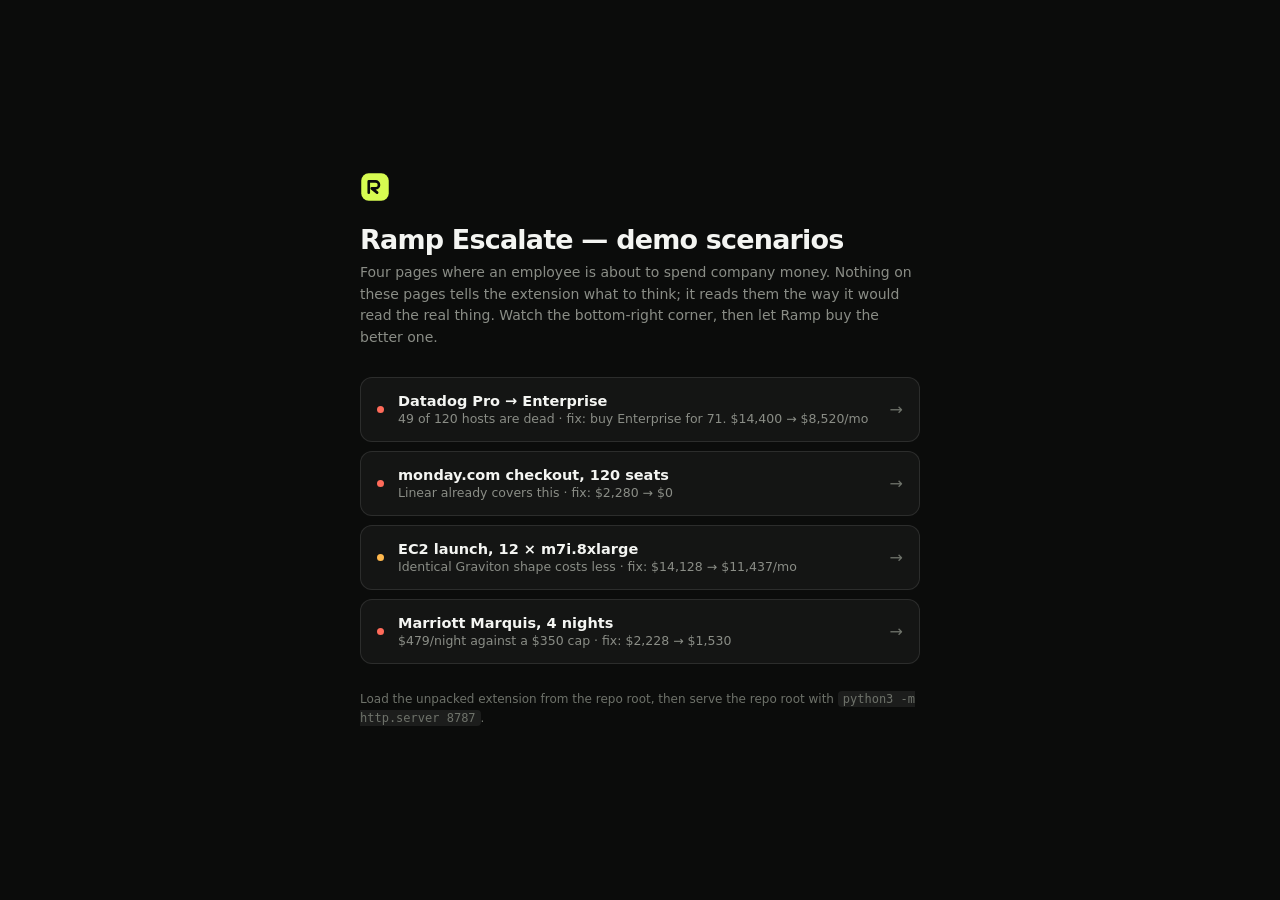
<file: demo/index.html>
<!doctype html>
<html lang="en">
<head>
  <meta charset="utf-8">
  <meta name="viewport" content="width=device-width, initial-scale=1">
  <title>Ramp Escalate — demo scenarios</title>
  <style>
    * { box-sizing: border-box; margin: 0; padding: 0; }
    body {
      background: #0B0C0B; color: #F4F5F2; min-height: 100vh;
      font-family: "Inter", -apple-system, system-ui, sans-serif;
      display: grid; place-items: center; padding: 48px 20px;
    }
    .wrap { width: 100%; max-width: 560px; }
    .mark { width: 30px; height: 30px; }
    h1 { font-size: 27px; font-weight: 640; letter-spacing: -.03em; margin-top: 18px; }
    p.lede { color: #8A8D86; margin-top: 7px; font-size: 14px; line-height: 1.55; }
    ul { list-style: none; margin-top: 28px; display: grid; gap: 9px; }
    a {
      display: flex; align-items: center; gap: 14px;
      padding: 15px 16px; border-radius: 12px; text-decoration: none;
      background: rgba(255,255,255,0.04); border: 1px solid rgba(255,255,255,0.1);
      color: #F4F5F2; transition: background .14s, border-color .14s, transform .14s;
    }
    a:hover { background: rgba(255,255,255,0.08); border-color: rgba(215,252,81,0.45); transform: translateX(2px); }
    .t { font-size: 14.5px; font-weight: 600; }
    .s { font-size: 12.5px; color: #8A8D86; margin-top: 2px; }
    .col { flex: 1; }
    .sev { width: 7px; height: 7px; border-radius: 99px; flex: none; }
    .block { background: #FF6B5A; } .warn { background: #FFB84D; }
    .arrow { color: #6E726A; }
    footer { margin-top: 26px; font-size: 12px; color: #6E726A; line-height: 1.6; }
    code { font-family: ui-monospace, Menlo, monospace; background: rgba(255,255,255,0.07); padding: 1px 5px; border-radius: 4px; }
  </style>
</head>
<body>
  <div class="wrap">
    <svg class="mark" viewBox="0 0 24 24" fill="none">
      <rect x="1" y="1" width="22" height="22" rx="6" fill="#D7FC51"/>
      <path d="M7 16.5V7.5h5.4a2.8 2.8 0 0 1 0 5.6H9.4l4.3 3.4" stroke="#0B0C0B" stroke-width="2.1" stroke-linecap="round" stroke-linejoin="round"/>
    </svg>
    <h1>Ramp Escalate — demo scenarios</h1>
    <p class="lede">Four pages where an employee is about to spend company money. Nothing on these pages tells the extension what to think; it reads them the way it would read the real thing. Watch the bottom-right corner, then let Ramp buy the better one.</p>
    <ul>
      <li><a href="datadog-upgrade.html"><span class="sev block"></span><span class="col"><div class="t">Datadog Pro → Enterprise</div><div class="s">49 of 120 hosts are dead &middot; fix: buy Enterprise for 71. $14,400 &rarr; $8,520/mo</div></span><span class="arrow">→</span></a></li>
      <li><a href="monday-checkout.html"><span class="sev block"></span><span class="col"><div class="t">monday.com checkout, 120 seats</div><div class="s">Linear already covers this &middot; fix: $2,280 &rarr; $0</div></span><span class="arrow">→</span></a></li>
      <li><a href="aws-instance.html"><span class="sev warn"></span><span class="col"><div class="t">EC2 launch, 12 × m7i.8xlarge</div><div class="s">Identical Graviton shape costs less &middot; fix: $14,128 &rarr; $11,437/mo</div></span><span class="arrow">→</span></a></li>
      <li><a href="travel-booking.html"><span class="sev block"></span><span class="col"><div class="t">Marriott Marquis, 4 nights</div><div class="s">$479/night against a $350 cap &middot; fix: $2,228 &rarr; $1,530</div></span><span class="arrow">→</span></a></li>
    </ul>
    <footer>Load the unpacked extension from the repo root, then serve the repo root with <code>python3 -m http.server 8787</code>.</footer>
  </div>
</body>
</html>
</file>
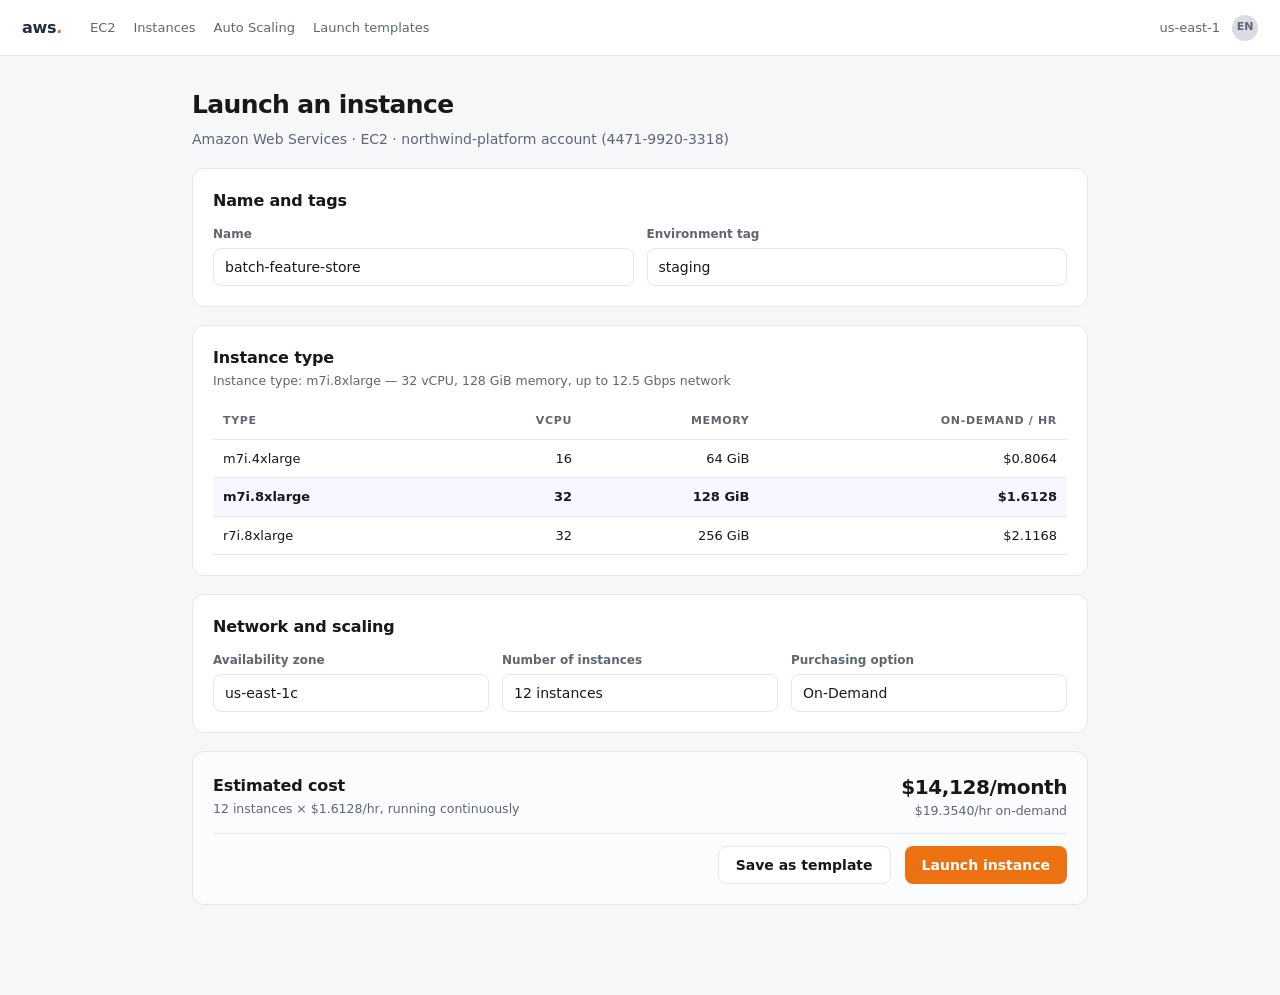
<file: demo/aws-instance.html>
<!doctype html>
<html lang="en">
<head>
  <meta charset="utf-8">
  <meta name="viewport" content="width=device-width, initial-scale=1">
  <title>EC2 — Launch an instance | Amazon Web Services</title>
  <link rel="stylesheet" href="demo.css">
  <style>
    :root { --accent: #ec7211; }
    .brand { color: #232f3e; }
    .brand b { color: #ec7211; }
  </style>
</head>
<body>
  <div class="topbar">
    <span class="brand">aws<b>.</b></span>
    <nav><span>EC2</span><span>Instances</span><span>Auto Scaling</span><span>Launch templates</span></nav>
    <div class="right"><span>us-east-1</span><span class="avatar">EN</span></div>
  </div>

  <main>
    <h1>Launch an instance</h1>
    <p class="lede">Amazon Web Services · EC2 · northwind-platform account (4471-9920-3318)</p>

    <div class="panel">
      <h2>Name and tags</h2>
      <div class="grid2" style="margin-top:12px">
        <div><label>Name</label><input value="batch-feature-store"></div>
        <div><label>Environment tag</label><input value="staging"></div>
      </div>
    </div>

    <div class="panel">
      <h2>Instance type</h2>
      <p class="muted small">Instance type: m7i.8xlarge — 32 vCPU, 128 GiB memory, up to 12.5 Gbps network</p>
      <table style="margin-top:14px">
        <thead><tr><th>Type</th><th class="num">vCPU</th><th class="num">Memory</th><th class="num">On-demand / hr</th></tr></thead>
        <tbody>
          <tr><td>m7i.4xlarge</td><td class="num">16</td><td class="num">64 GiB</td><td class="num">$0.8064</td></tr>
          <tr class="sel"><td>m7i.8xlarge</td><td class="num">32</td><td class="num">128 GiB</td><td class="num">$1.6128</td></tr>
          <tr><td>r7i.8xlarge</td><td class="num">32</td><td class="num">256 GiB</td><td class="num">$2.1168</td></tr>
        </tbody>
      </table>
    </div>

    <div class="panel">
      <h2>Network and scaling</h2>
      <div class="grid3" style="margin-top:12px">
        <div><label>Availability zone</label><input value="us-east-1c"></div>
        <div><label>Number of instances</label><input value="12 instances"></div>
        <div><label>Purchasing option</label><input value="On-Demand"></div>
      </div>
    </div>

    <div class="panel summary">
      <div class="row">
        <div>
          <h2>Estimated cost</h2>
          <p class="muted small">12 instances × $1.6128/hr, running continuously</p>
        </div>
        <span class="spacer"></span>
        <div style="text-align:right">
          <div class="total">$14,128/month</div>
          <div class="muted small">$19.3540/hr on-demand</div>
        </div>
      </div>
      <div class="row">
        <span class="spacer"></span>
        <button class="ghost">Save as template</button>
        <button>Launch instance</button>
      </div>
    </div>
  </main>
  <script src="../dev/boot-preview.js"></script>
</body>
</html>
</file>
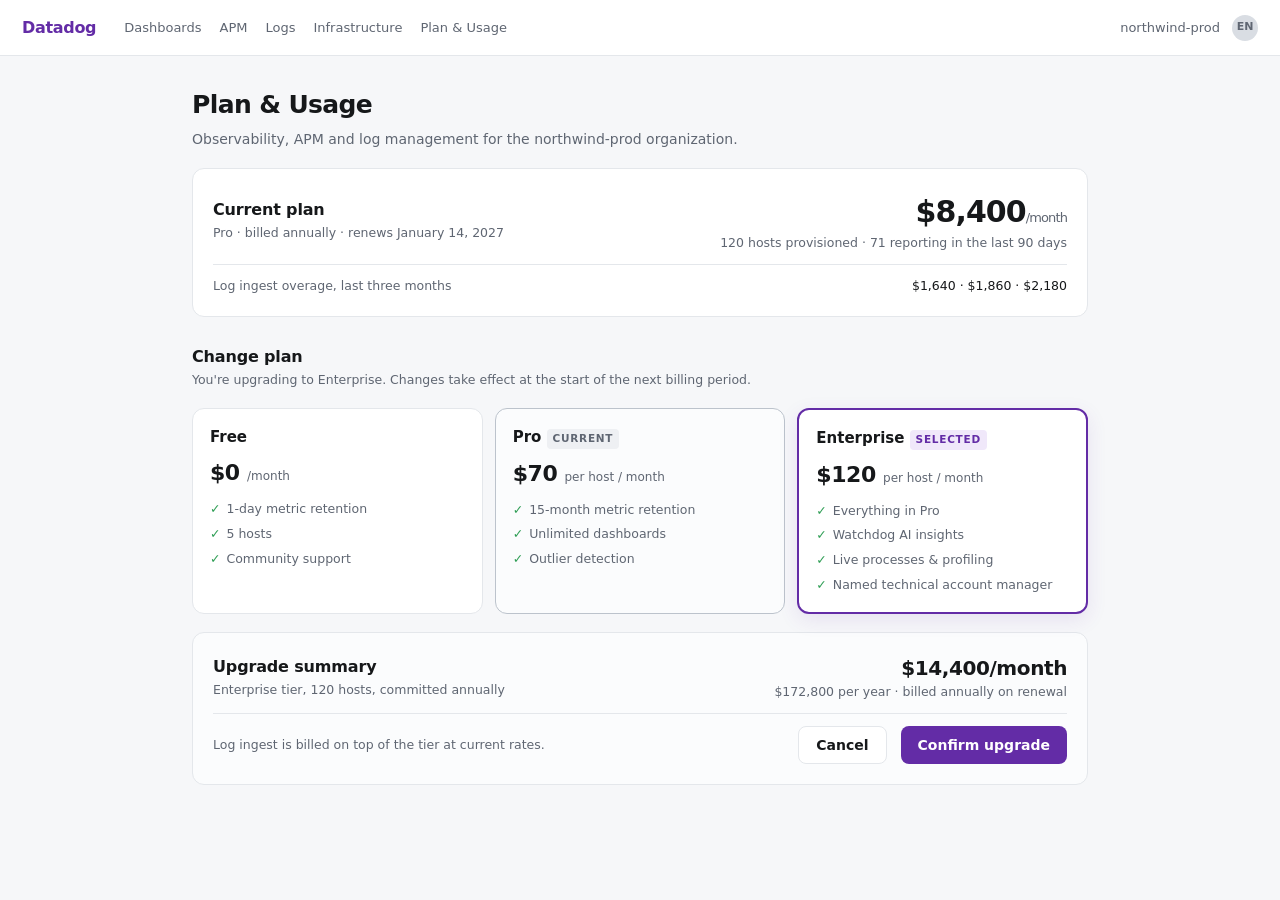
<file: demo/datadog-upgrade.html>
<!doctype html>
<html lang="en">
<head>
  <meta charset="utf-8">
  <meta name="viewport" content="width=device-width, initial-scale=1">
  <title>Datadog — Plan &amp; Usage</title>
  <link rel="stylesheet" href="demo.css">
</head>
<body>
  <div class="topbar">
    <span class="brand">Datadog</span>
    <nav><span>Dashboards</span><span>APM</span><span>Logs</span><span>Infrastructure</span><span>Plan &amp; Usage</span></nav>
    <div class="right"><span>northwind-prod</span><span class="avatar">EN</span></div>
  </div>

  <main>
    <h1>Plan &amp; Usage</h1>
    <p class="lede">Observability, APM and log management for the northwind-prod organization.</p>

    <div class="panel">
      <div class="row">
        <div>
          <h2>Current plan</h2>
          <p class="muted small">Pro · billed annually · renews January 14, 2027</p>
        </div>
        <span class="spacer"></span>
        <div style="text-align:right">
          <div class="pricebig">$8,400<small class="muted" style="font-size:13px;font-weight:400">/month</small></div>
          <div class="muted small">120 hosts provisioned · 71 reporting in the last 90 days</div>
        </div>
      </div>
      <div class="row">
        <span class="small muted">Log ingest overage, last three months</span>
        <span class="spacer"></span>
        <span class="small">$1,640 · $1,860 · $2,180</span>
      </div>
    </div>

    <h2 style="margin-top:28px">Change plan</h2>
    <p class="muted small">You're upgrading to Enterprise. Changes take effect at the start of the next billing period.</p>

    <div class="tiers">
      <div class="tier">
        <h3>Free</h3>
        <div class="p">$0 <small>/month</small></div>
        <ul><li>1-day metric retention</li><li>5 hosts</li><li>Community support</li></ul>
      </div>
      <div class="tier current">
        <h3>Pro <span class="badge">Current</span></h3>
        <div class="p">$70 <small>per host / month</small></div>
        <ul><li>15-month metric retention</li><li>Unlimited dashboards</li><li>Outlier detection</li></ul>
      </div>
      <div class="tier selected">
        <h3>Enterprise <span class="badge sel">Selected</span></h3>
        <div class="p">$120 <small>per host / month</small></div>
        <ul><li>Everything in Pro</li><li>Watchdog AI insights</li><li>Live processes &amp; profiling</li><li>Named technical account manager</li></ul>
      </div>
    </div>

    <div class="panel summary">
      <div class="row">
        <div>
          <h2>Upgrade summary</h2>
          <p class="muted small">Enterprise tier, 120 hosts, committed annually</p>
        </div>
        <span class="spacer"></span>
        <div style="text-align:right">
          <div class="total">$14,400/month</div>
          <div class="muted small">$172,800 per year · billed annually on renewal</div>
        </div>
      </div>
      <div class="row">
        <span class="muted small">Log ingest is billed on top of the tier at current rates.</span>
        <span class="spacer"></span>
        <button class="ghost">Cancel</button>
        <button>Confirm upgrade</button>
      </div>
    </div>
  </main>
  <script src="../dev/boot-preview.js"></script>
</body>
</html>
</file>
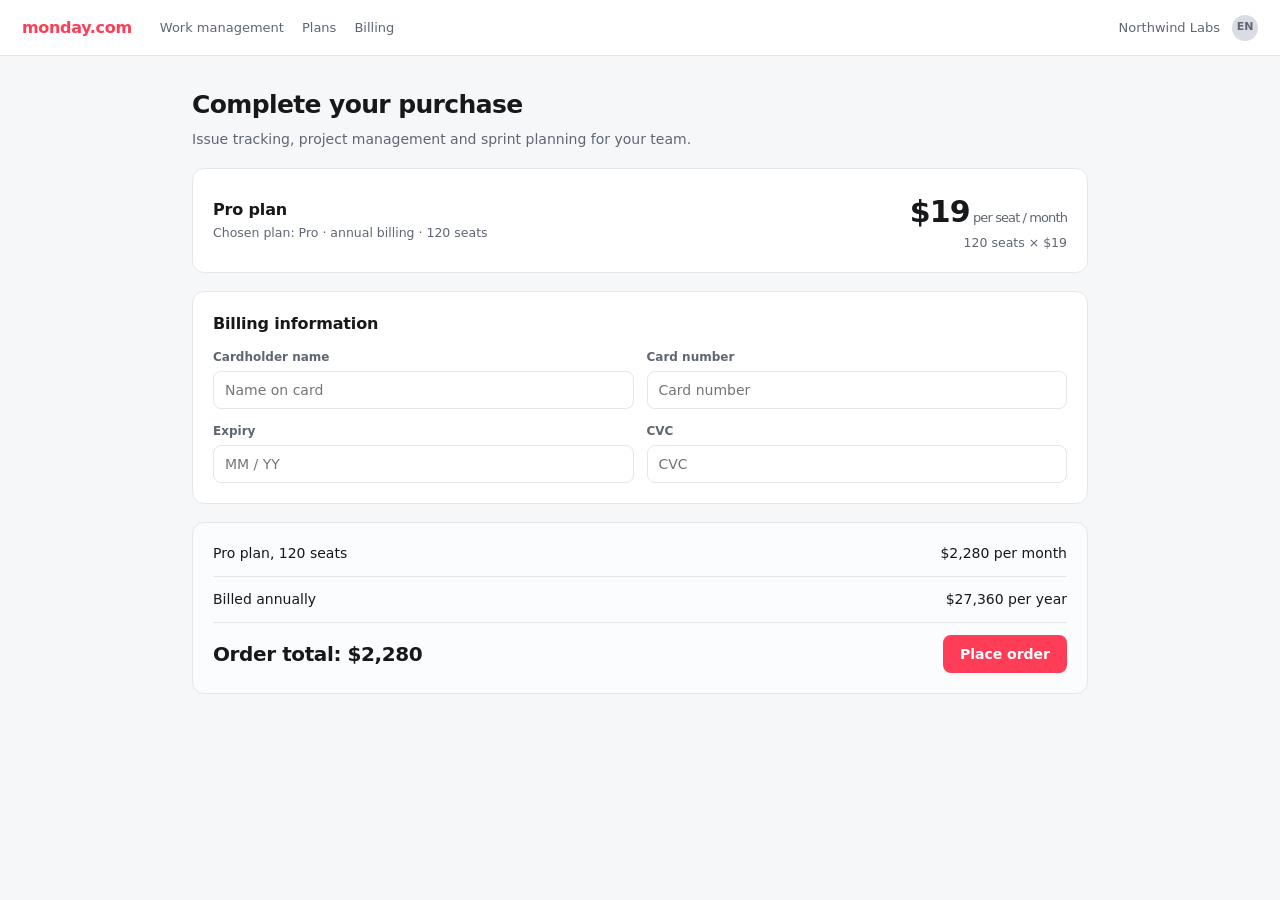
<file: demo/monday-checkout.html>
<!doctype html>
<html lang="en">
<head>
  <meta charset="utf-8">
  <meta name="viewport" content="width=device-width, initial-scale=1">
  <title>Checkout — monday.com</title>
  <link rel="stylesheet" href="demo.css">
  <style> :root { --accent: #ff3d57; } </style>
</head>
<body>
  <div class="topbar">
    <span class="brand">monday.com</span>
    <nav><span>Work management</span><span>Plans</span><span>Billing</span></nav>
    <div class="right"><span>Northwind Labs</span><span class="avatar">EN</span></div>
  </div>

  <main>
    <h1>Complete your purchase</h1>
    <p class="lede">Issue tracking, project management and sprint planning for your team.</p>

    <div class="panel">
      <div class="row">
        <div>
          <h2>Pro plan</h2>
          <p class="muted small">Chosen plan: Pro · annual billing · 120 seats</p>
        </div>
        <span class="spacer"></span>
        <div style="text-align:right">
          <div class="pricebig">$19<small class="muted" style="font-size:13px;font-weight:400"> per seat / month</small></div>
          <div class="muted small">120 seats × $19</div>
        </div>
      </div>
    </div>

    <div class="panel">
      <h2>Billing information</h2>
      <div class="grid2" style="margin-top:12px">
        <div><label>Cardholder name</label><input autocomplete="cc-name" placeholder="Name on card"></div>
        <div><label>Card number</label><input autocomplete="cc-number" placeholder="Card number"></div>
        <div><label>Expiry</label><input autocomplete="cc-exp" placeholder="MM / YY"></div>
        <div><label>CVC</label><input autocomplete="cc-csc" placeholder="CVC"></div>
      </div>
    </div>

    <div class="panel summary">
      <div class="row">
        <span>Pro plan, 120 seats</span>
        <span class="spacer"></span>
        <span>$2,280 per month</span>
      </div>
      <div class="row">
        <span>Billed annually</span>
        <span class="spacer"></span>
        <span>$27,360 per year</span>
      </div>
      <div class="row">
        <span class="total">Order total: $2,280</span>
        <span class="spacer"></span>
        <button>Place order</button>
      </div>
    </div>
  </main>
  <script src="../dev/boot-preview.js"></script>
</body>
</html>
</file>
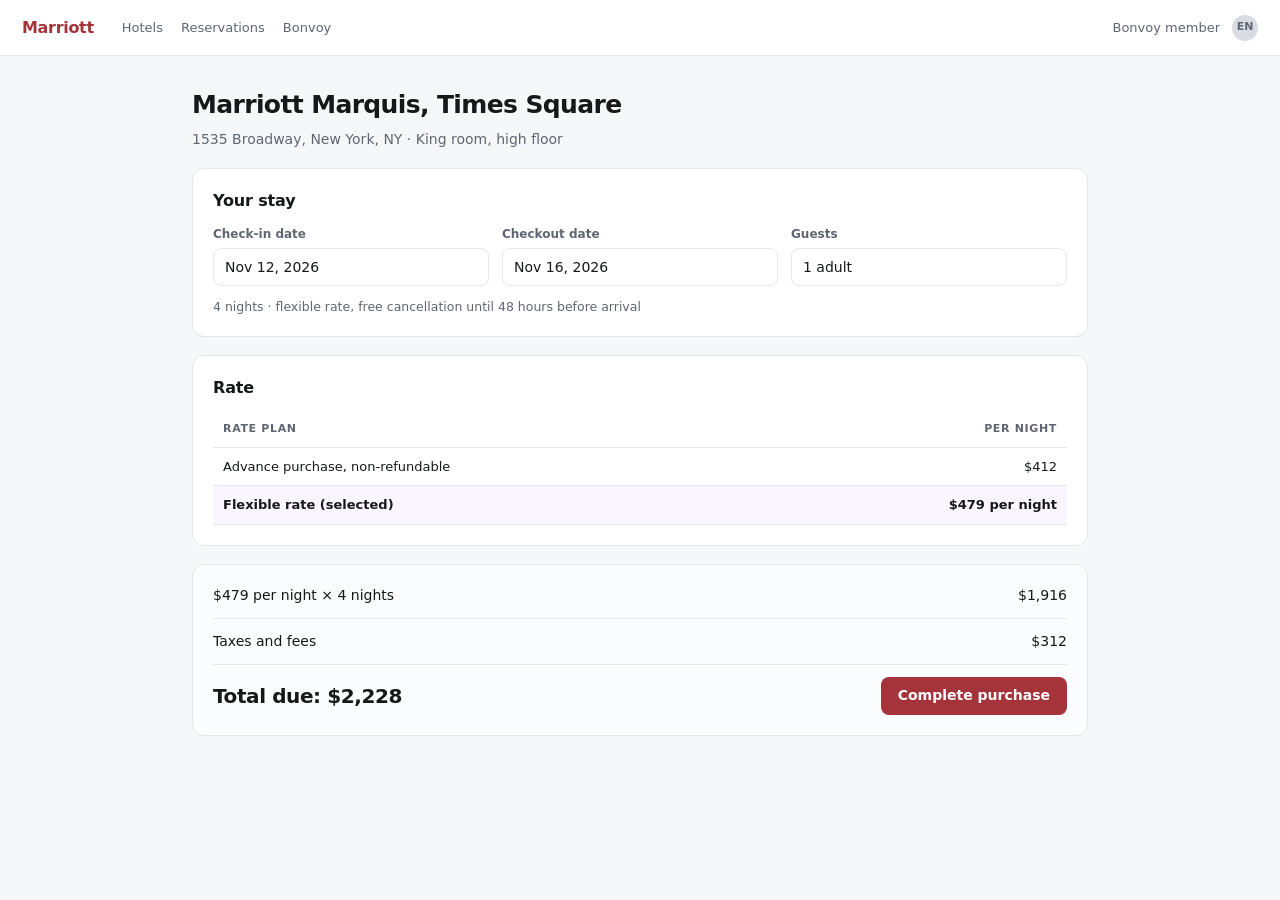
<file: demo/travel-booking.html>
<!doctype html>
<html lang="en">
<head>
  <meta charset="utf-8">
  <meta name="viewport" content="width=device-width, initial-scale=1">
  <title>Marriott Marquis — New York, NY</title>
  <link rel="stylesheet" href="demo.css">
  <style> :root { --accent: #a4343a; } </style>
</head>
<body>
  <div class="topbar">
    <span class="brand">Marriott</span>
    <nav><span>Hotels</span><span>Reservations</span><span>Bonvoy</span></nav>
    <div class="right"><span>Bonvoy member</span><span class="avatar">EN</span></div>
  </div>

  <main>
    <h1>Marriott Marquis, Times Square</h1>
    <p class="lede">1535 Broadway, New York, NY · King room, high floor</p>

    <div class="panel">
      <h2>Your stay</h2>
      <div class="grid3" style="margin-top:12px">
        <div><label>Check-in date</label><input value="Nov 12, 2026"></div>
        <div><label>Checkout date</label><input value="Nov 16, 2026"></div>
        <div><label>Guests</label><input value="1 adult"></div>
      </div>
      <p class="muted small" style="margin-top:12px">4 nights · flexible rate, free cancellation until 48 hours before arrival</p>
    </div>

    <div class="panel">
      <h2>Rate</h2>
      <table style="margin-top:12px">
        <thead><tr><th>Rate plan</th><th class="num">Per night</th></tr></thead>
        <tbody>
          <tr><td>Advance purchase, non-refundable</td><td class="num">$412</td></tr>
          <tr class="sel"><td>Flexible rate (selected)</td><td class="num">$479 per night</td></tr>
        </tbody>
      </table>
    </div>

    <div class="panel summary">
      <div class="row">
        <span>$479 per night × 4 nights</span>
        <span class="spacer"></span>
        <span>$1,916</span>
      </div>
      <div class="row">
        <span>Taxes and fees</span>
        <span class="spacer"></span>
        <span>$312</span>
      </div>
      <div class="row">
        <span class="total">Total due: $2,228</span>
        <span class="spacer"></span>
        <button>Complete purchase</button>
      </div>
    </div>
  </main>
  <script src="../dev/boot-preview.js"></script>
</body>
</html>
</file>
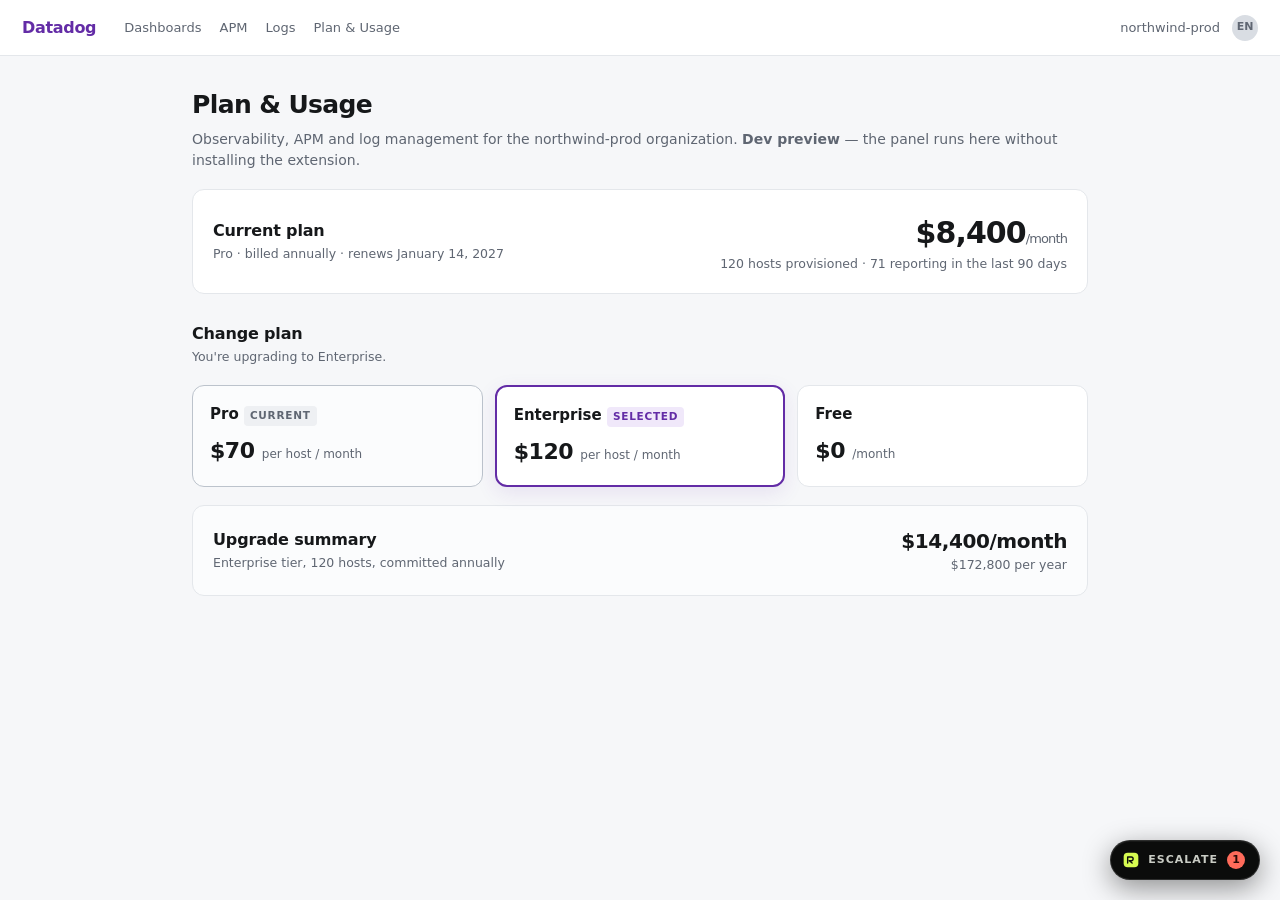
<file: dev/panel-preview.html>
<!doctype html>
<html lang="en">
<head>
  <meta charset="utf-8">
  <meta name="viewport" content="width=device-width, initial-scale=1">
  <title>Datadog — Plan &amp; Usage (panel preview)</title>
  <link rel="stylesheet" href="../demo/demo.css">
</head>
<body>
  <div class="topbar">
    <span class="brand">Datadog</span>
    <nav><span>Dashboards</span><span>APM</span><span>Logs</span><span>Plan &amp; Usage</span></nav>
    <div class="right"><span>northwind-prod</span><span class="avatar">EN</span></div>
  </div>
  <main>
    <h1>Plan &amp; Usage</h1>
    <p class="lede">Observability, APM and log management for the northwind-prod organization. <strong>Dev preview</strong> — the panel runs here without installing the extension.</p>
    <div class="panel">
      <div class="row">
        <div><h2>Current plan</h2><p class="muted small">Pro · billed annually · renews January 14, 2027</p></div>
        <span class="spacer"></span>
        <div style="text-align:right">
          <div class="pricebig">$8,400<small class="muted" style="font-size:13px;font-weight:400">/month</small></div>
          <div class="muted small">120 hosts provisioned · 71 reporting in the last 90 days</div>
        </div>
      </div>
    </div>
    <h2 style="margin-top:28px">Change plan</h2>
    <p class="muted small">You're upgrading to Enterprise.</p>
    <div class="tiers">
      <div class="tier current"><h3>Pro <span class="badge">Current</span></h3><div class="p">$70 <small>per host / month</small></div></div>
      <div class="tier selected"><h3>Enterprise <span class="badge sel">Selected</span></h3><div class="p">$120 <small>per host / month</small></div></div>
      <div class="tier"><h3>Free</h3><div class="p">$0 <small>/month</small></div></div>
    </div>
    <div class="panel summary">
      <div class="row">
        <div><h2>Upgrade summary</h2><p class="muted small">Enterprise tier, 120 hosts, committed annually</p></div>
        <span class="spacer"></span>
        <div style="text-align:right">
          <div class="total">$14,400/month</div>
          <div class="muted small">$172,800 per year</div>
        </div>
      </div>
    </div>
  </main>

  <script src="chrome-shim.js"></script>
  <script src="../background/service-worker.js"></script>
  <script src="../src/data/ramp-mock.js"></script>
  <script src="../src/engine/detect.js"></script>
  <script src="../src/engine/rules.js"></script>
  <script src="../src/content/panel-style.js"></script>
  <script src="../src/content/panel.js"></script>
  <script src="../src/content/content.js"></script>
</body>
</html>
</file>
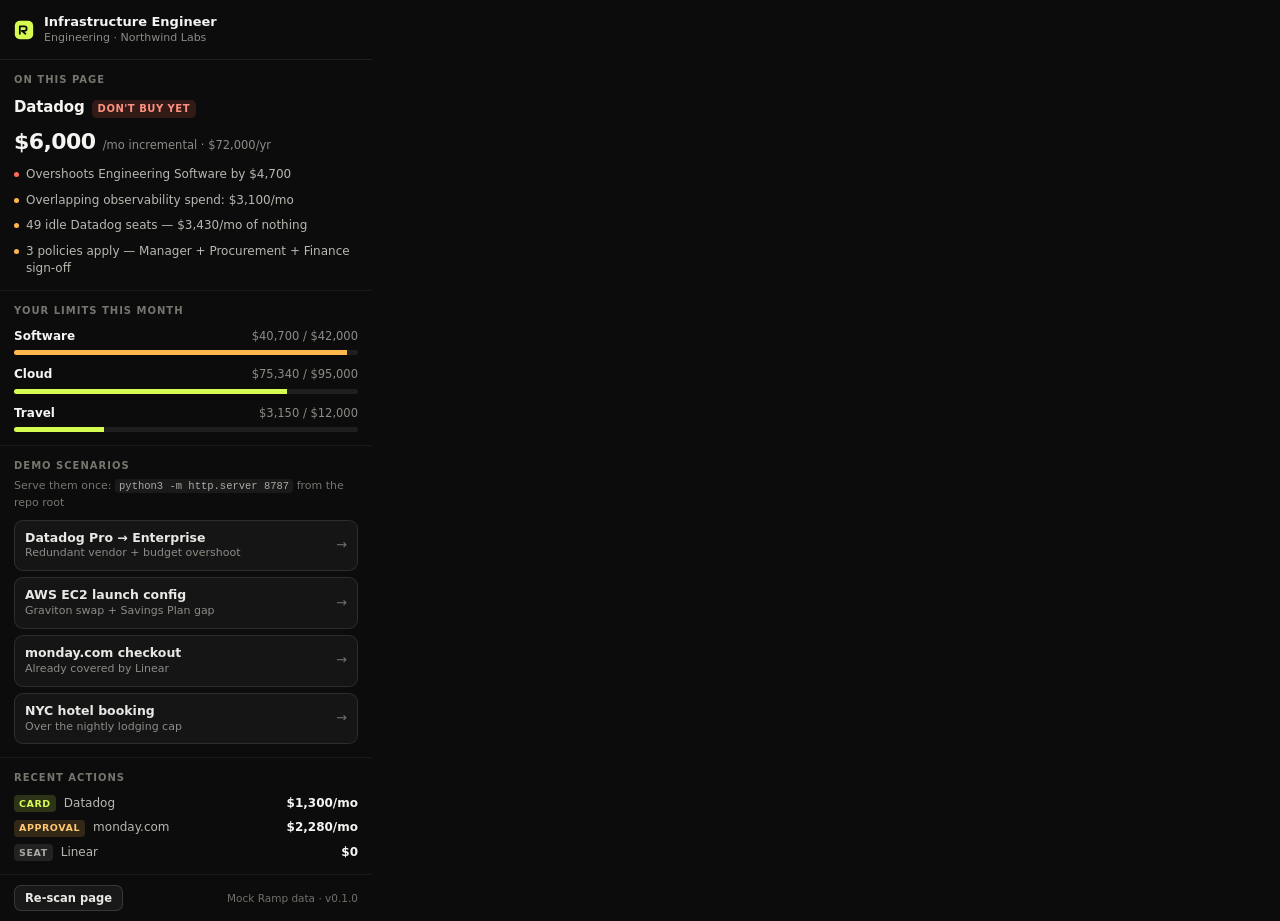
<file: dev/popup-preview.html>
<!doctype html>
<html lang="en">
<head>
  <meta charset="utf-8">
  <title>Ramp Escalate popup (preview)</title>
  <base href="/src/popup/">
  <script src="/dev/chrome-shim.js"></script>
  <script>
    // Seed the activity log and a page context so the popup has something to show.
    chrome.storage.local.set({ escalations: [
      { type: 'card',     vendor: 'Datadog',  amount: 1300, id: 'CARD-9F2K1A', ts: Date.now() - 6e4 },
      { type: 'approval', vendor: 'monday.com', amount: 2280, id: 'APR-7QX3DD', ts: Date.now() - 9e5 },
      { type: 'seat',     vendor: 'Linear',   amount: 0,    id: 'SEAT-2B8MZQ', ts: Date.now() - 36e5 }
    ]});
    chrome.runtime.onMessage.addListener((msg, _s, send) => {
      if (msg.kind === 'ramp:getContext') {
        send({ context: {
          vendor: 'Datadog', host: 'app.datadoghq.com', category: 'Observability',
          monthly: 14400, incremental: 6000,
          verdict: { level: 'block', label: "Don't buy yet" },
          insights: [
            { severity: 'block', title: 'Overshoots Engineering Software by $4,700' },
            { severity: 'warn',  title: 'Overlapping observability spend: $3,100/mo' },
            { severity: 'warn',  title: '49 idle Datadog seats — $3,430/mo of nothing' },
            { severity: 'warn',  title: '3 policies apply — Manager + Procurement + Finance sign-off' }
          ]
        }});
        return true;
      }
      return false;
    });
  </script>
</head>
<body></body>
<script>
  fetch('/src/popup/popup.html').then(r => r.text()).then(html => {
    const doc = new DOMParser().parseFromString(html, 'text/html');
    document.head.appendChild(Object.assign(document.createElement('link'),
      { rel: 'stylesheet', href: '/src/popup/popup.css' }));
    document.body.innerHTML = doc.body.innerHTML;
    [...doc.body.querySelectorAll('script')].forEach(() => {});
    const load = srcs => {
      if (!srcs.length) return;
      const s = document.createElement('script');
      s.src = srcs[0];
      s.onload = () => load(srcs.slice(1));
      document.body.appendChild(s);
    };
    load(['/src/data/ramp-mock.js', '/src/popup/popup.js']);
  });
</script>
</html>
</file>
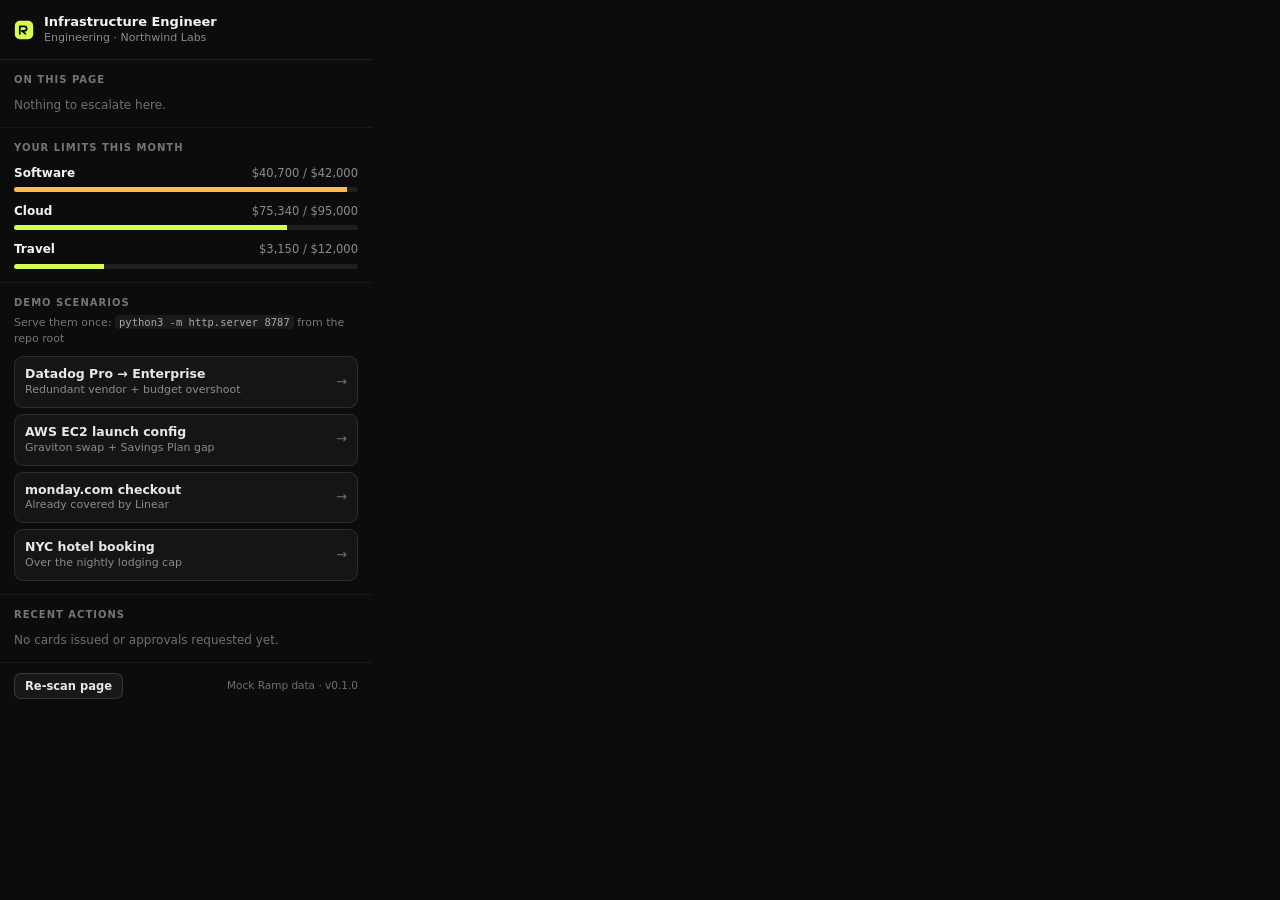
<file: src/popup/popup.html>
<!doctype html>
<html lang="en">
<head>
  <meta charset="utf-8">
  <title>Ramp Escalate</title>
  <link rel="stylesheet" href="popup.css">
</head>
<body>
  <header>
    <svg class="mark" viewBox="0 0 24 24" fill="none" aria-hidden="true">
      <rect x="1" y="1" width="22" height="22" rx="6" fill="#D7FC51"/>
      <path d="M7 16.5V7.5h5.4a2.8 2.8 0 0 1 0 5.6H9.4l4.3 3.4" stroke="#0B0C0B" stroke-width="2.1" stroke-linecap="round" stroke-linejoin="round"/>
    </svg>
    <div class="who">
      <strong id="who-name">—</strong>
      <span id="who-role">—</span>
    </div>
  </header>

  <section class="now">
    <h4>On this page</h4>
    <div id="now-body" class="now-body empty">Nothing to escalate here.</div>
  </section>

  <section>
    <h4>Your limits this month</h4>
    <div id="budgets"></div>
  </section>

  <section>
    <h4>Demo scenarios</h4>
    <p class="hint" id="demo-hint">Serve them once: <code>python3 -m http.server 8787</code> from the repo root</p>
    <div id="demos" class="demos"></div>
  </section>

  <section>
    <h4>Recent actions</h4>
    <div id="log" class="log empty">No cards issued or approvals requested yet.</div>
  </section>

  <footer>
    <button id="rescan">Re-scan page</button>
    <span class="spacer"></span>
    <span>Mock Ramp data · v0.1.0</span>
  </footer>

  <script src="../data/ramp-mock.js"></script>
  <script src="popup.js"></script>
</body>
</html>
</file>
<file: demo/demo.css>
:root {
  --ink: #16181a;
  --muted: #5f6672;
  --line: #e4e7eb;
  --bg: #f6f7f9;
  --accent: #632ca6;
}
* { box-sizing: border-box; margin: 0; padding: 0; }
body {
  background: var(--bg);
  color: var(--ink);
  font-family: "Inter", -apple-system, "Segoe UI", system-ui, sans-serif;
  font-size: 14px;
  line-height: 1.5;
  -webkit-font-smoothing: antialiased;
}
.topbar {
  height: 56px; background: #fff; border-bottom: 1px solid var(--line);
  display: flex; align-items: center; gap: 14px; padding: 0 22px;
}
.brand { font-size: 16px; font-weight: 700; letter-spacing: -.02em; color: var(--accent); }
.topbar nav { display: flex; gap: 18px; margin-left: 14px; font-size: 13px; color: var(--muted); }
.topbar .right { margin-left: auto; display: flex; align-items: center; gap: 12px; font-size: 13px; color: var(--muted); }
.avatar { width: 26px; height: 26px; border-radius: 99px; background: #d9dde3; display: grid; place-items: center; font-size: 11px; font-weight: 600; color: #5f6672; }

main { max-width: 940px; margin: 0 auto; padding: 30px 22px 90px; }
h1 { font-size: 25px; font-weight: 680; letter-spacing: -.025em; }
.lede { color: var(--muted); margin-top: 5px; }
h2 { font-size: 16px; font-weight: 650; letter-spacing: -.01em; margin-bottom: 2px; }

.panel {
  background: #fff; border: 1px solid var(--line); border-radius: 12px;
  padding: 20px; margin-top: 18px;
}
.row { display: flex; align-items: center; gap: 14px; }
.row + .row { margin-top: 12px; padding-top: 12px; border-top: 1px solid var(--line); }
.spacer { flex: 1; }
.muted { color: var(--muted); }
.small { font-size: 12.5px; }
.pricebig { font-size: 30px; font-weight: 650; letter-spacing: -.03em; }
.tiers { display: grid; grid-template-columns: repeat(3, 1fr); gap: 12px; margin-top: 18px; }
.tier {
  background: #fff; border: 1px solid var(--line); border-radius: 12px; padding: 17px;
}
.tier.current { border-color: #bcc3cc; background: #fbfcfd; }
.tier.selected { border: 2px solid var(--accent); box-shadow: 0 6px 20px rgba(99,44,166,.1); }
.tier h3 { font-size: 15px; font-weight: 650; }
.tier .p { margin-top: 8px; font-size: 22px; font-weight: 650; letter-spacing: -.02em; }
.tier .p small { font-size: 12px; font-weight: 450; color: var(--muted); letter-spacing: 0; }
.tier ul { list-style: none; margin-top: 11px; display: grid; gap: 6px; font-size: 12.5px; color: var(--muted); }
.tier ul li::before { content: "✓"; color: #2f9e55; margin-right: 6px; }
.badge {
  display: inline-block; font-size: 10.5px; font-weight: 650; letter-spacing: .07em;
  text-transform: uppercase; padding: 2px 6px; border-radius: 4px;
  background: #eef0f3; color: #5f6672;
}
.badge.sel { background: #f0e8fa; color: var(--accent); }
button, .cta {
  height: 38px; padding: 0 17px; border: 0; border-radius: 8px;
  background: var(--accent); color: #fff; font: inherit; font-weight: 600;
  cursor: pointer;
}
button.ghost { background: #fff; color: var(--ink); border: 1px solid var(--line); }
table { width: 100%; border-collapse: collapse; font-size: 13px; }
th, td { text-align: left; padding: 9px 10px; border-bottom: 1px solid var(--line); }
th { font-size: 11px; letter-spacing: .06em; text-transform: uppercase; color: var(--muted); font-weight: 600; }
td.num, th.num { text-align: right; font-variant-numeric: tabular-nums; }
tr.sel td { background: #faf6ff; font-weight: 600; }
label { display: block; font-size: 12px; font-weight: 550; color: var(--muted); margin-bottom: 5px; }
input, select {
  width: 100%; height: 38px; padding: 0 11px;
  border: 1px solid var(--line); border-radius: 8px; background: #fff;
  font: inherit; color: var(--ink);
}
.grid2 { display: grid; grid-template-columns: 1fr 1fr; gap: 13px; }
.grid3 { display: grid; grid-template-columns: repeat(3, 1fr); gap: 13px; }
.summary { background: #fbfcfd; }
.total { font-size: 20px; font-weight: 680; letter-spacing: -.02em; }
</file>
<file: src/popup/popup.css>
* { box-sizing: border-box; margin: 0; padding: 0; }
body {
  width: 372px;
  background: #0B0C0B;
  color: #F4F5F2;
  font-family: "Inter", ui-sans-serif, -apple-system, system-ui, sans-serif;
  font-size: 13px;
  line-height: 1.45;
  -webkit-font-smoothing: antialiased;
  font-feature-settings: "tnum" 1;
}
header {
  display: flex; align-items: center; gap: 10px;
  padding: 14px;
  border-bottom: 1px solid rgba(255,255,255,0.08);
}
.mark { width: 20px; height: 20px; flex: none; }
.who { display: flex; flex-direction: column; line-height: 1.3; }
.who strong { font-size: 13px; font-weight: 620; }
.who span { font-size: 11px; color: #8A8D86; }

section { padding: 13px 14px; border-bottom: 1px solid rgba(255,255,255,0.06); }
h4 {
  font-size: 10px; font-weight: 650; letter-spacing: .1em; text-transform: uppercase;
  color: #74776F; margin-bottom: 9px;
}
.hint { font-size: 11px; color: #74776F; margin: -4px 0 9px; }
.hint code {
  font-family: ui-monospace, "SF Mono", Menlo, monospace; font-size: 10.5px;
  background: rgba(255,255,255,0.06); padding: 1px 4px; border-radius: 4px; color: #A8ABA3;
}
.empty { font-size: 12px; color: #6E726A; }

/* current page */
.now-body.live { display: grid; gap: 8px; }
.now-head { display: flex; align-items: baseline; gap: 7px; flex-wrap: wrap; }
.now-head strong { font-size: 15px; font-weight: 620; letter-spacing: -.01em; }
.tag {
  height: 18px; padding: 0 6px; display: inline-flex; align-items: center;
  border-radius: 5px; background: rgba(255,255,255,0.07);
  font-size: 10px; font-weight: 550; letter-spacing: .05em; text-transform: uppercase; color: #A8ABA3;
}
.tag.block { background: rgba(255,107,90,0.16); color: #FF8F80; }
.tag.warn  { background: rgba(255,184,77,0.15); color: #FFC772; }
.tag.ok    { background: rgba(215,252,81,0.14); color: #D7FC51; }
.now-amt { font-size: 22px; font-weight: 600; letter-spacing: -.025em; }
.now-amt span { font-size: 11.5px; font-weight: 400; color: #8A8D86; letter-spacing: 0; }
.signal { display: flex; gap: 7px; align-items: flex-start; font-size: 12px; color: #B6B9B1; }
.signal .bullet { width: 5px; height: 5px; border-radius: 99px; margin-top: 6px; flex: none; background: #6E726A; }
.signal .bullet.block { background: #FF6B5A; }
.signal .bullet.warn { background: #FFB84D; }

/* budgets */
.b { margin-bottom: 11px; }
.b:last-child { margin-bottom: 0; }
.b-top { display: flex; align-items: baseline; gap: 6px; font-size: 12px; }
.b-top .nm { font-weight: 550; }
.b-top .sp { margin-left: auto; color: #8A8D86; font-size: 11.5px; }
.b-bar { height: 5px; margin-top: 5px; border-radius: 99px; background: rgba(255,255,255,0.08); overflow: hidden; }
.b-fill { height: 100%; background: #D7FC51; }
.b-fill.hot { background: #FFB84D; }
.b-fill.over { background: #FF6B5A; }

/* demos */
.demos { display: grid; gap: 6px; }
.demo {
  display: flex; align-items: center; gap: 9px;
  padding: 9px 10px; text-align: left;
  background: rgba(255,255,255,0.04);
  border: 1px solid rgba(255,255,255,0.1);
  border-radius: 9px; color: #E7E9E4;
  font: inherit; cursor: pointer;
}
.demo:hover { background: rgba(255,255,255,0.09); border-color: rgba(215,252,81,0.4); }
.demo .d-t { font-size: 12.5px; font-weight: 550; }
.demo .d-s { font-size: 11px; color: #8A8D86; }
.demo .col { display: flex; flex-direction: column; line-height: 1.35; }
.demo .arrow { margin-left: auto; color: #6E726A; }

/* log */
.log.live { display: grid; gap: 7px; }
.row { display: flex; gap: 8px; align-items: baseline; font-size: 12px; }
.row .k {
  height: 17px; padding: 0 5px; border-radius: 4px; flex: none;
  font-size: 9.5px; font-weight: 650; letter-spacing: .06em; text-transform: uppercase;
  display: inline-flex; align-items: center;
}
.k.card { background: rgba(215,252,81,0.16); color: #D7FC51; }
.k.approval { background: rgba(255,184,77,0.16); color: #FFC772; }
.k.seat { background: rgba(255,255,255,0.09); color: #A8ABA3; }
.row .t { flex: 1; color: #B6B9B1; }
.row .a { color: #F4F5F2; font-weight: 550; }

footer {
  display: flex; align-items: center; gap: 8px;
  padding: 10px 14px;
  font-size: 10.5px; color: #6E726A;
}
.spacer { flex: 1; }
button#rescan {
  height: 26px; padding: 0 10px;
  border-radius: 7px; border: 1px solid rgba(255,255,255,0.14);
  background: rgba(255,255,255,0.05); color: #E7E9E4;
  font: inherit; font-size: 11.5px; font-weight: 550; cursor: pointer;
}
button#rescan:hover { background: rgba(255,255,255,0.1); }
</file>
